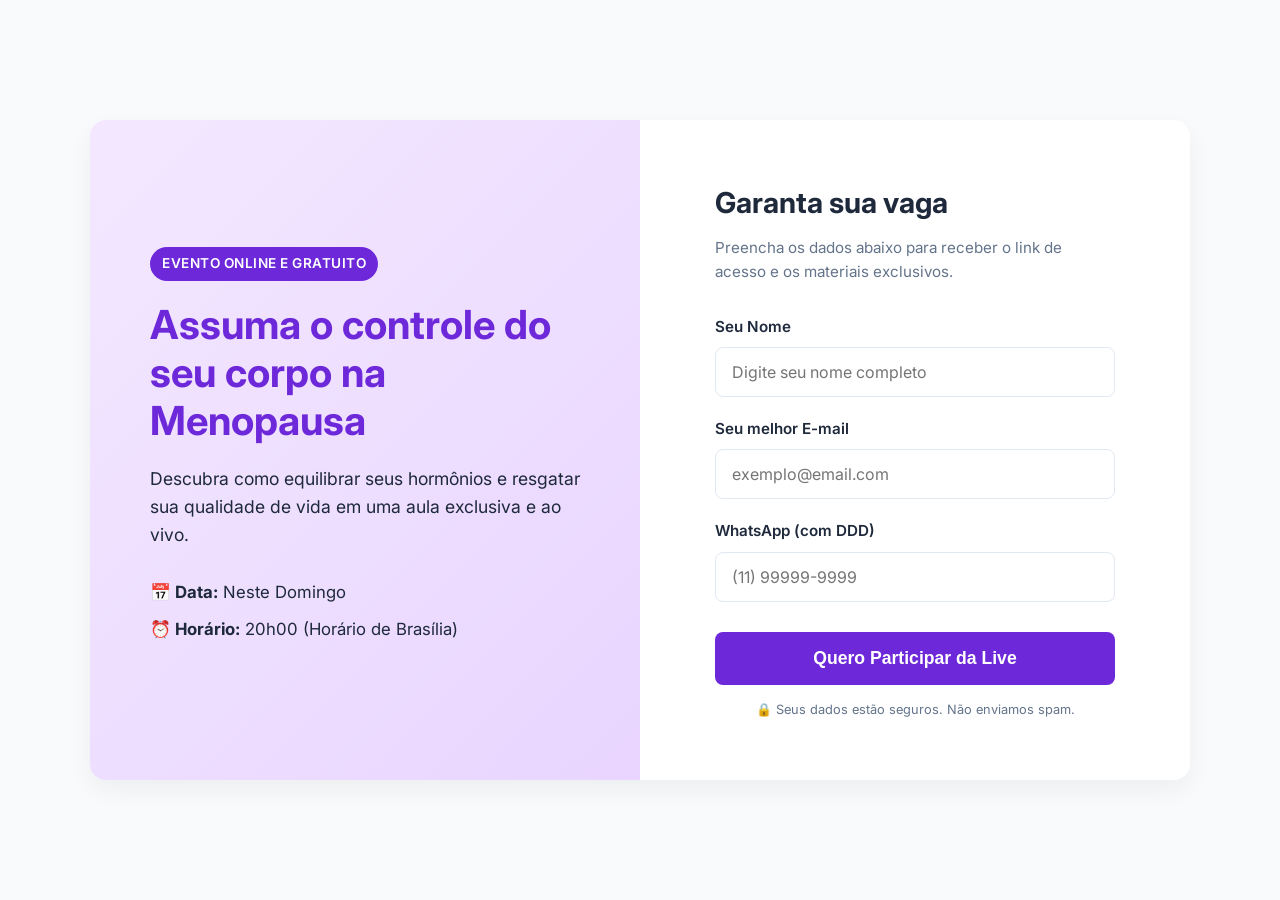
<file: index.html>
<!DOCTYPE html>
<html lang="pt-BR">
<head>
    <meta charset="UTF-8">
    <meta name="viewport" content="width=device-width, initial-width=1.0">
    <title>Live Exclusiva: Entendendo a Menopausa</title>
    
    <link rel="stylesheet" href="style.css">
    
    <link href="https://fonts.googleapis.com/css2?family=Inter:wght@400;600;700&display=swap" rel="stylesheet">
</head>
<body>

    <main class="container">
        <section class="info-section">
            <div class="badge">Evento Online e Gratuito</div>
            <h1>Assuma o controle do seu corpo na Menopausa</h1>
            <p class="subtitle">Descubra como equilibrar seus hormônios e resgatar sua qualidade de vida em uma aula exclusiva e ao vivo.</p>
            
            <div class="details">
                <p><strong>📅 Data:</strong> Neste Domingo</p>
                <p><strong>⏰ Horário:</strong> 20h00 (Horário de Brasília)</p>
            </div>
        </section>

        <section class="form-section">
            <div class="form-card">
                <h2>Garanta sua vaga</h2>
                <p>Preencha os dados abaixo para receber o link de acesso e os materiais exclusivos.</p>

                <form id="leadForm">
                    <div class="input-group">
                        <label for="nome">Seu Nome</label>
                        <input type="text" id="nome" name="nome" placeholder="Digite seu nome completo" required>
                    </div>

                    <div class="input-group">
                        <label for="email">Seu melhor E-mail</label>
                        <input type="email" id="email" name="email" placeholder="exemplo@email.com" required>
                    </div>

                    <div class="input-group">
                        <label for="telefone">WhatsApp (com DDD)</label>
                        <input type="tel" id="telefone" name="telefone" placeholder="(11) 99999-9999" required>
                    </div>

                    <button type="submit" id="submitBtn" class="btn-primary">Quero Participar da Live</button>
                    
                    <p class="privacy-note">🔒 Seus dados estão seguros. Não enviamos spam.</p>
                </form>
            </div>
        </section>
    </main>

    <script src="script.js"></script>
</body>
</html>
</file>
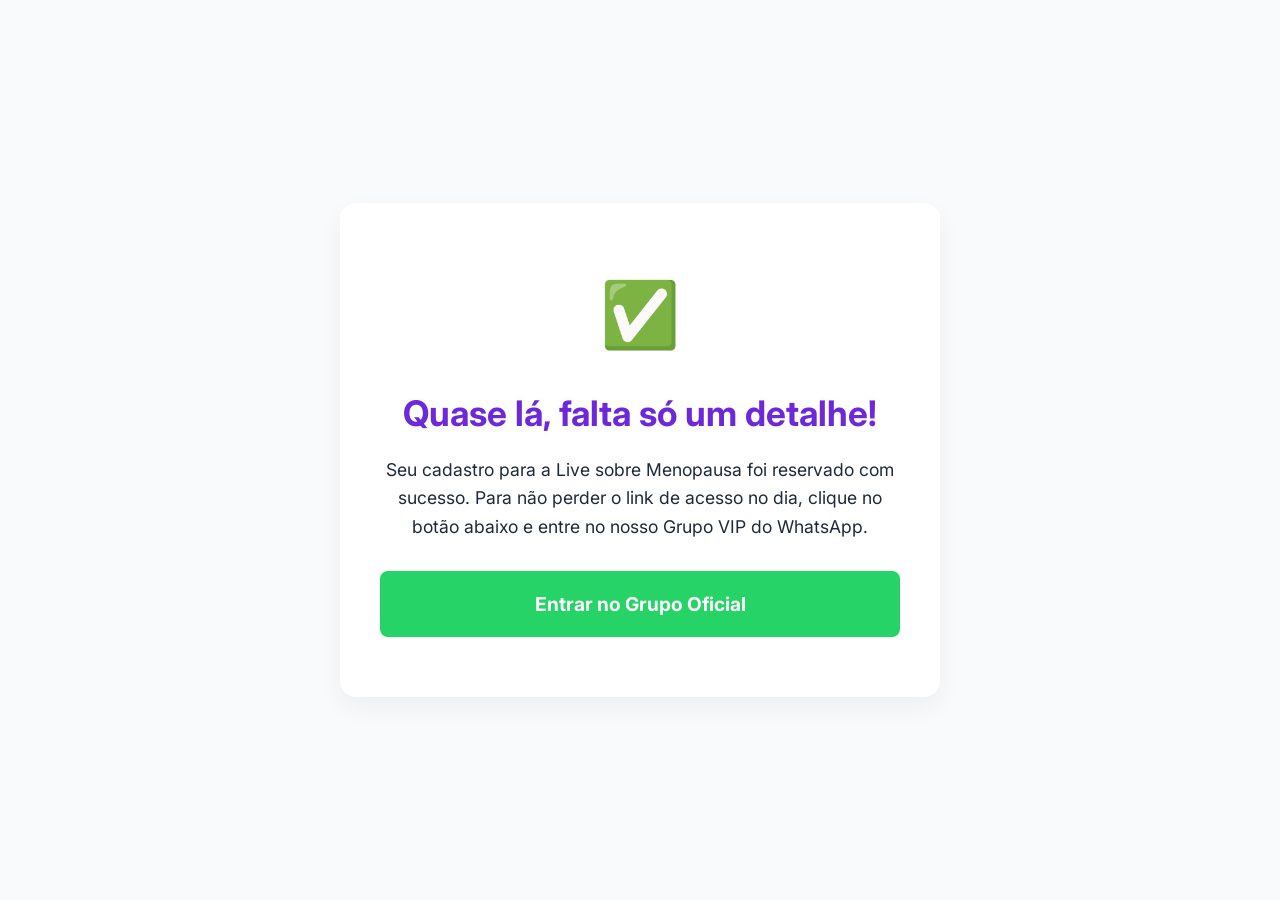
<file: obrigado.html>
<!DOCTYPE html>
<html lang="pt-BR">
<head>
    <meta charset="UTF-8">
    <meta name="viewport" content="width=device-width, initial-width=1.0">
    <title>Cadastro Confirmado! - Passo Final</title>
    
    <link rel="stylesheet" href="style.css">
    <link href="https://fonts.googleapis.com/css2?family=Inter:wght@400;600;700&display=swap" rel="stylesheet">
    
    <style>
        .obrigado-container {
            text-align: center;
            padding: 60px 40px;
            max-width: 600px;
            width: 100%;
            background-color: var(--card-bg);
            border-radius: 16px;
            box-shadow: 0 10px 25px rgba(0, 0, 0, 0.05);
        }
        .icon-success {
            font-size: 4rem;
            margin-bottom: 20px;
        }
        .obrigado-container h1 {
            color: var(--primary-color);
            margin-bottom: 15px;
            font-size: 2.2rem;
        }
        .obrigado-container p {
            font-size: 1.1rem;
            color: var(--text-main);
            margin-bottom: 30px;
        }
        .btn-whatsapp {
            background-color: #25D366; /* Verde oficial do WhatsApp */
            color: white;
            text-decoration: none;
            padding: 18px 30px;
            border-radius: 8px;
            font-size: 1.2rem;
            font-weight: 700;
            display: inline-block;
            transition: background-color 0.3s ease;
            width: 100%;
        }
        .btn-whatsapp:hover {
            background-color: #1ebe57;
        }
    </style>
</head>
<body>

    <main class="obrigado-container">
        <div class="icon-success">✅</div>
        <h1>Quase lá, falta só um detalhe!</h1>
        <p>Seu cadastro para a Live sobre Menopausa foi reservado com sucesso. Para não perder o link de acesso no dia, clique no botão abaixo e entre no nosso Grupo VIP do WhatsApp.</p>
        
        <a href="https://chat.whatsapp.com/seu-link-ficticio-aqui" class="btn-whatsapp" target="_blank">
            Entrar no Grupo Oficial
        </a>
    </main>

</body>
</html>
</file>
<file: style.css>
/* --- VARIÁVEIS DE CORES E ESPAÇAMENTO --- */
:root {
    --primary-color: #6d28d9; /* Roxo sofisticado (saúde/mulher) */
    --primary-hover: #5b21b6;
    --bg-color: #f8fafc; /* Fundo bem claro e limpo */
    --text-main: #1e293b; /* Texto escuro para alto contraste (Público 45+) */
    --text-muted: #64748b;
    --card-bg: #ffffff;
    --border-color: #e2e8f0;
}

/* --- RESET BÁSICO (Performance) --- */
* {
    margin: 0;
    padding: 0;
    box-sizing: border-box;
}

body {
    font-family: 'Inter', sans-serif;
    background-color: var(--bg-color);
    color: var(--text-main);
    line-height: 1.6;
    display: flex;
    justify-content: center;
    align-items: center;
    min-height: 100vh;
    padding: 20px;
}

/* --- LAYOUT PRINCIPAL (SPLIT SCREEN) --- */
.container {
    display: flex;
    max-width: 1100px;
    width: 100%;
    background-color: var(--card-bg);
    border-radius: 16px;
    box-shadow: 0 10px 25px rgba(0, 0, 0, 0.05);
    overflow: hidden;
}

/* --- LADO ESQUERDO: INFORMAÇÕES DO EVENTO --- */
.info-section {
    flex: 1;
    padding: 60px;
    background: linear-gradient(135deg, #f3e8ff 0%, #e9d5ff 100%);
    display: flex;
    flex-direction: column;
    justify-content: center;
}

.badge {
    display: inline-block;
    background-color: var(--primary-color);
    color: white;
    padding: 6px 12px;
    border-radius: 20px;
    font-size: 0.85rem;
    font-weight: 600;
    margin-bottom: 20px;
    align-self: flex-start;
    text-transform: uppercase;
    letter-spacing: 0.5px;
}

.info-section h1 {
    font-size: 2.5rem;
    font-weight: 700;
    line-height: 1.2;
    margin-bottom: 20px;
    color: var(--primary-color);
}

.info-section .subtitle {
    font-size: 1.1rem;
    color: var(--text-main);
    margin-bottom: 30px;
}

.details p {
    font-size: 1.05rem;
    margin-bottom: 10px;
    color: var(--text-main);
}

/* --- LADO DIREITO: FORMULÁRIO DE CAPTURA --- */
.form-section {
    flex: 1;
    padding: 60px;
    display: flex;
    align-items: center;
}

.form-card {
    width: 100%;
    max-width: 400px;
    margin: 0 auto;
}

.form-card h2 {
    font-size: 1.8rem;
    margin-bottom: 10px;
}

.form-card > p {
    color: var(--text-muted);
    margin-bottom: 30px;
    font-size: 0.95rem;
}

/* --- ELEMENTOS DO FORMULÁRIO (Acessibilidade e Usabilidade) --- */
.input-group {
    margin-bottom: 20px;
}

.input-group label {
    display: block;
    font-size: 0.95rem;
    font-weight: 600;
    margin-bottom: 8px;
    color: var(--text-main);
}

/* Inputs grandes para facilitar o clique no celular */
.input-group input {
    width: 100%;
    padding: 14px 16px;
    border: 1px solid var(--border-color);
    border-radius: 8px;
    font-size: 1rem;
    font-family: inherit;
    transition: all 0.3s ease;
}

/* Foco claro para mostrar onde o usuário está digitando */
.input-group input:focus {
    outline: none;
    border-color: var(--primary-color);
    box-shadow: 0 0 0 3px rgba(109, 40, 217, 0.1);
}

/* --- BOTÃO PRINCIPAL DE CONVERSÃO --- */
.btn-primary {
    width: 100%;
    padding: 16px;
    background-color: var(--primary-color);
    color: white;
    border: none;
    border-radius: 8px;
    font-size: 1.1rem;
    font-weight: 600;
    cursor: pointer;
    transition: background-color 0.3s ease;
    margin-top: 10px;
}

.btn-primary:hover {
    background-color: var(--primary-hover);
}

/* Estado visual de quando o botão for clicado (evita duplo clique) */
.btn-primary:disabled {
    background-color: var(--text-muted);
    cursor: not-allowed;
    opacity: 0.7;
}

.privacy-note {
    text-align: center;
    font-size: 0.8rem;
    color: var(--text-muted);
    margin-top: 15px;
}

/* --- RESPONSIVIDADE (MOBILE FIRST) --- */
/* Quando a tela for menor que 768px (Celulares e Tablets pequenos) */
@media (max-width: 768px) {
    .container {
        flex-direction: column; /* Empilha os lados um em cima do outro */
    }

    .info-section {
        padding: 40px 20px;
    }

    .info-section h1 {
        font-size: 2rem;
    }

    .form-section {
        padding: 40px 20px;
    }
}
</file>
